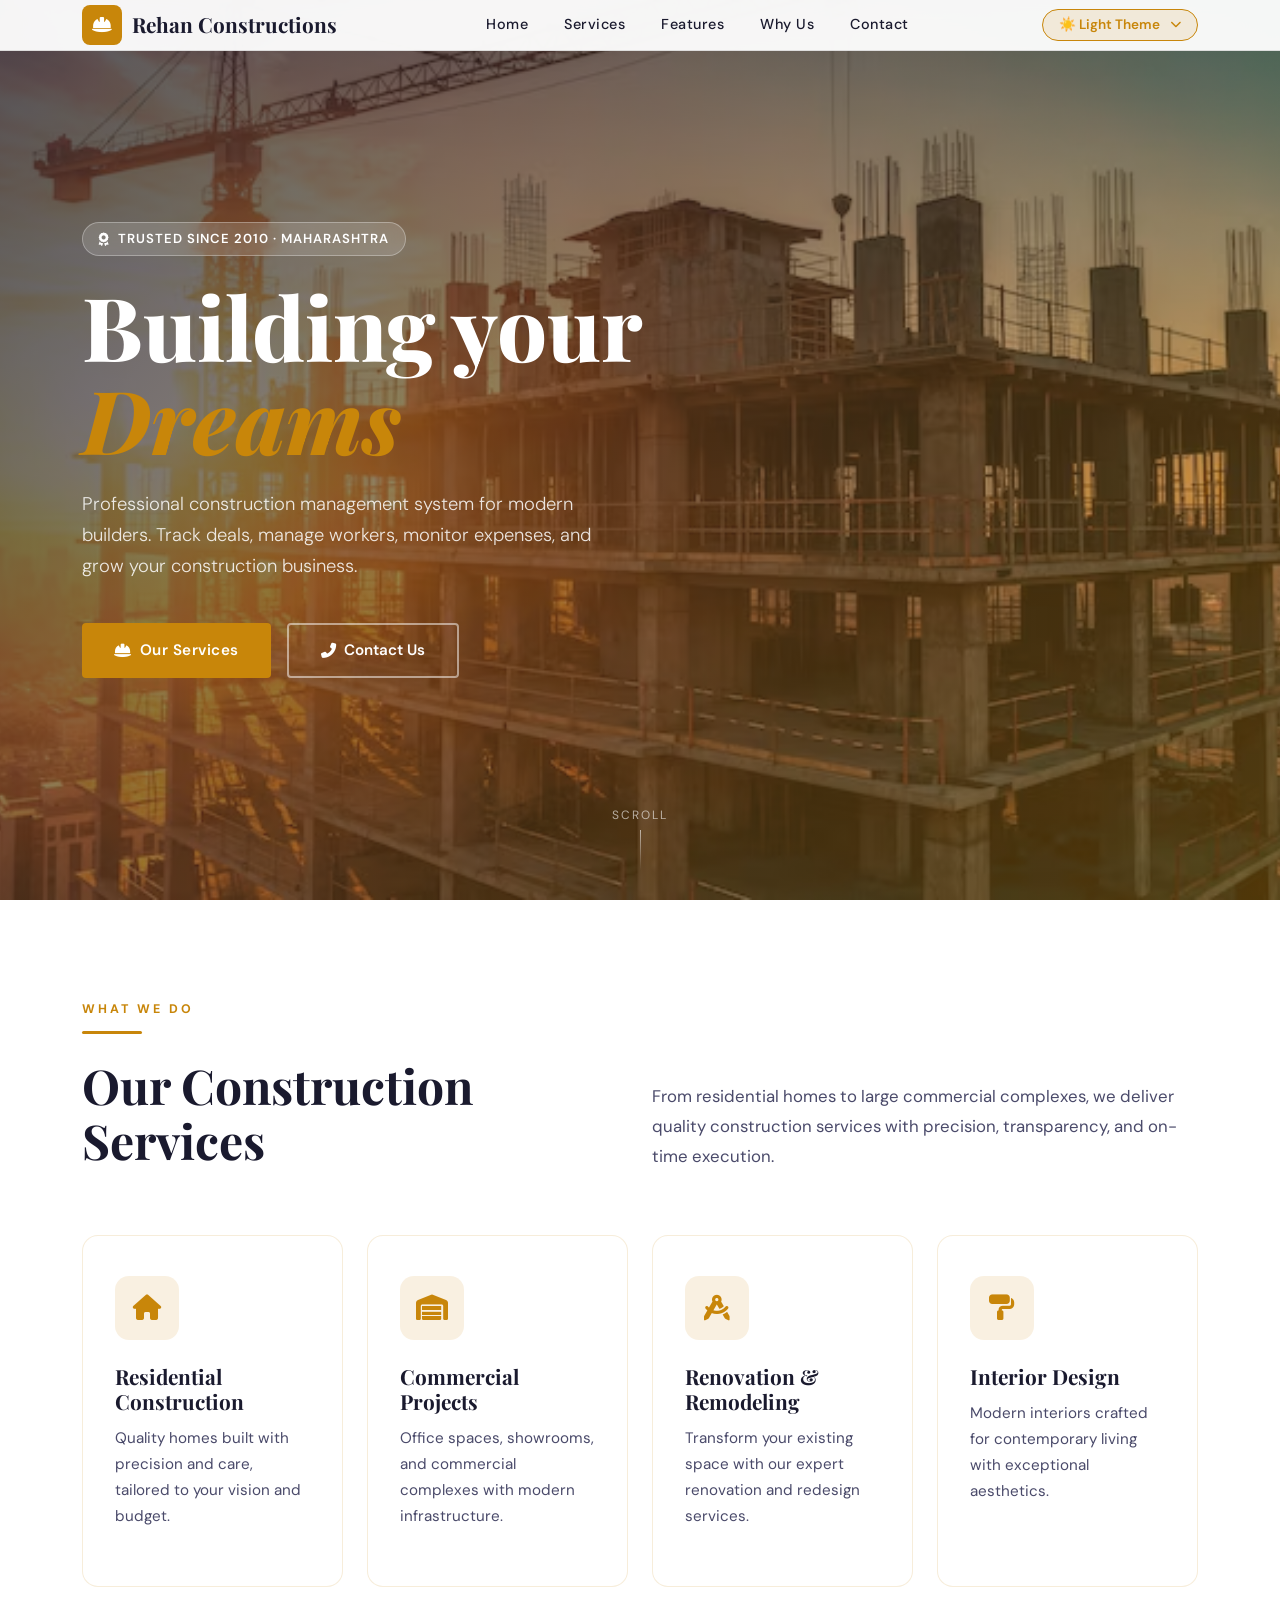
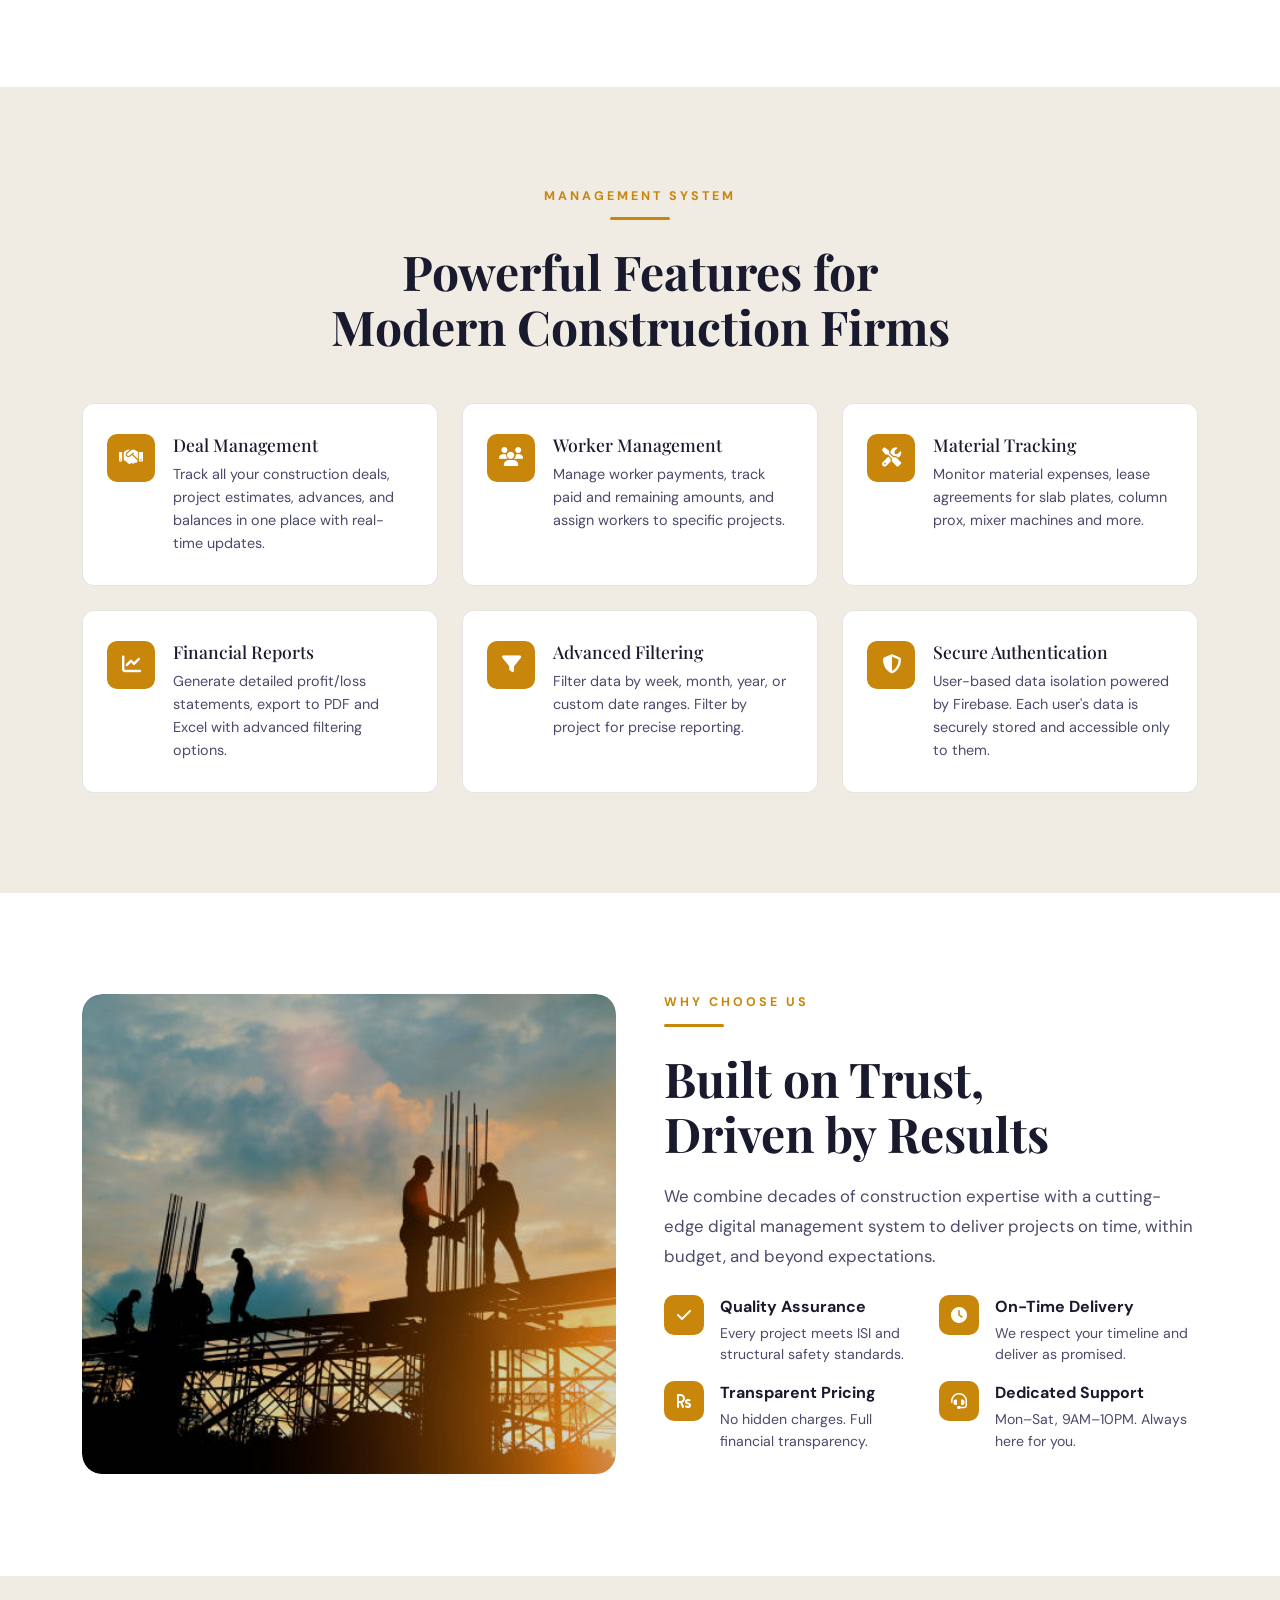
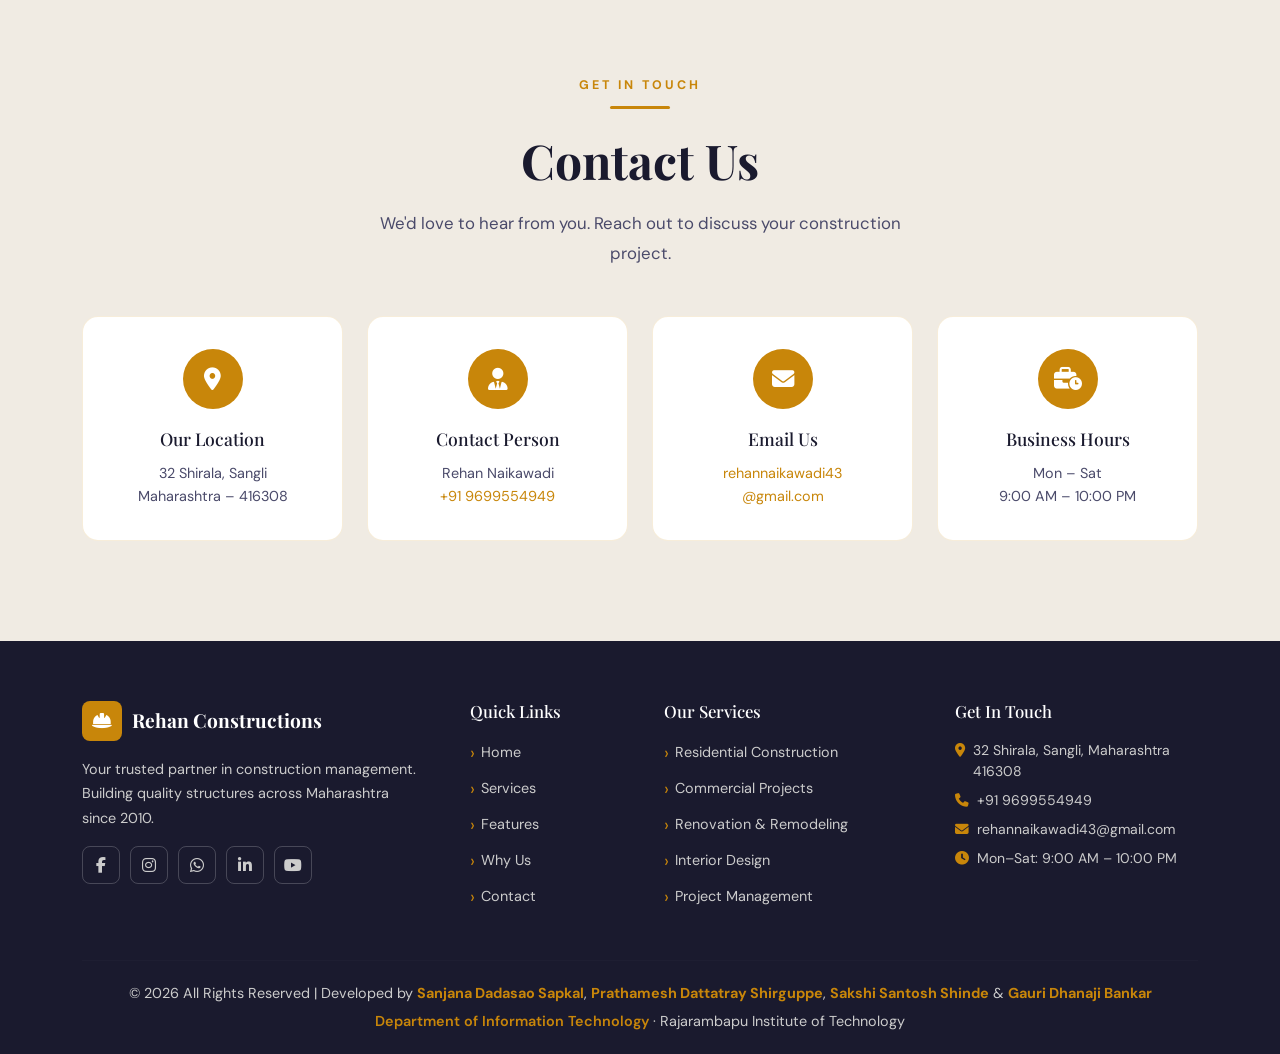
<file: index.html>
<!DOCTYPE html>
<html lang="en">

<head>
    <meta charset="UTF-8" />
    <meta name="viewport" content="width=device-width, initial-scale=1.0" />
    <title>Rehan Constructions – Construction Management System</title>
    <meta name="description"
        content="Rehan Constructions – Professional Construction Management System for Modern Builders in Maharashtra." />

    <!-- Theme CSS (loaded first so it sets variables) -->
    <link rel="stylesheet" id="theme-css" href="css/theme-light.css" />

    <!-- Bootstrap 5 -->
    <link rel="stylesheet" href="https://cdn.jsdelivr.net/npm/bootstrap@5.3.2/dist/css/bootstrap.min.css" />

    <!-- Font Awesome -->
    <link rel="stylesheet" href="https://cdnjs.cloudflare.com/ajax/libs/font-awesome/6.4.0/css/all.min.css" />

    <!-- Google Fonts -->
    <link rel="preconnect" href="https://fonts.googleapis.com" />
    <link
        href="https://fonts.googleapis.com/css2?family=Playfair+Display:ital,wght@0,600;0,700;0,800;1,700&family=DM+Sans:wght@300;400;500;600&family=Bebas+Neue&display=swap"
        rel="stylesheet" />

    <!-- Main Styles -->
    <link rel="stylesheet" href="css/style.css" />
</head>

<body>

    <!-- ===== NAVBAR ===== -->
    <nav class="navbar navbar-expand-lg sticky-top">
        <div class="container">
            <a class="navbar-brand" href="#">
                <div class="brand-icon"><i class="fas fa-hard-hat"></i></div>
                Rehan Constructions
            </a>

            <button class="navbar-toggler border-0" type="button" data-bs-toggle="collapse" data-bs-target="#mainNav"
                aria-label="Toggle navigation">
                <i class="fas fa-bars" style="color: var(--text-primary); font-size:1.1rem;"></i>
            </button>

            <div class="collapse navbar-collapse" id="mainNav">
                <ul class="navbar-nav mx-auto gap-1">
                    <li class="nav-item"><a class="nav-link" href="#home">Home</a></li>
                    <li class="nav-item"><a class="nav-link" href="#services">Services</a></li>
                    <li class="nav-item"><a class="nav-link" href="#features">Features</a></li>
                    <li class="nav-item"><a class="nav-link" href="#whyus">Why Us</a></li>
                    <li class="nav-item"><a class="nav-link" href="#contact">Contact</a></li>
                </ul>

                <div class="d-flex align-items-center gap-3">
                    <!-- Theme Switcher -->
                    <div class="dropdown theme-dropdown">
                        <button class="dropdown-toggle nav-link" id="theme-toggle-btn" data-bs-toggle="dropdown"
                            aria-expanded="false">
                            ☀️ Light Theme <i class="fas fa-chevron-down ms-1" style="font-size:0.7rem"></i>
                        </button>
                        <ul class="dropdown-menu dropdown-menu-end">
                            <li>
                                <a class="dropdown-item active" href="#" data-theme="light">
                                    <span class="theme-dot" style="background:#c8860a;"></span> Light Theme
                                </a>
                            </li>
                            <li>
                                <a class="dropdown-item" href="#" data-theme="dark">
                                    <span class="theme-dot" style="background:#e8a020;"></span> Dark Theme
                                </a>
                            </li>
                            <li>
                                <a class="dropdown-item" href="#" data-theme="industrial">
                                    <span class="theme-dot" style="background:#ff6b2b;"></span> Industrial
                                </a>
                            </li>
                        </ul>
                    </div>
                </div>
            </div>
        </div>
    </nav>

    <!-- ===== HERO ===== -->
    <section id="home" class="hero">
        <div class="hero-overlay"></div>
        <div class="container">
            <div class="row">
                <div class="col-lg-8">
                    <div class="hero-content">
                        <span class="hero-badge">
                            <i class="fas fa-award"></i>
                            Trusted Since 2010 · Maharashtra
                        </span>
                        <h1 class="hero-title">
                            Building your <span class="accent-word">Dreams</span>
                        </h1>
                        <p class="hero-subtitle">
                            Professional construction management system for modern builders. Track deals, manage
                            workers, monitor expenses, and grow your construction business.
                        </p>
                        <div class="hero-actions">
                            <a href="#services" class="btn-hero-primary">
                                <i class="fas fa-hard-hat"></i> Our Services
                            </a>
                            <a href="#contact" class="btn-hero-secondary">
                                <i class="fas fa-phone-alt"></i> Contact Us
                            </a>
                        </div>
                    </div>
                </div>
            </div>

        </div>

        <a href="#services" class="scroll-indicator">
            <span>Scroll</span>
            <div class="scroll-line"></div>
        </a>
    </section>

    <!-- ===== SERVICES ===== -->
    <section id="services" class="services-section">
        <div class="container">
            <div class="row align-items-end mb-5">
                <div class="col-lg-6 reveal">
                    <span class="section-label">What We Do</span>
                    <div class="accent-line"></div>
                    <h2 class="section-title">Our Construction<br />Services</h2>
                </div>
                <div class="col-lg-6 reveal reveal-delay-1">
                    <p class="section-desc">
                        From residential homes to large commercial complexes, we deliver quality construction services
                        with precision, transparency, and on-time execution.
                    </p>
                </div>
            </div>

            <div class="row g-4">
                <div class="col-sm-6 col-lg-3 reveal reveal-delay-1">
                    <div class="service-card">
                        <div class="service-icon"><i class="fas fa-home"></i></div>
                        <h3>Residential Construction</h3>
                        <p>Quality homes built with precision and care, tailored to your vision and budget.</p>
                    </div>
                </div>
                <div class="col-sm-6 col-lg-3 reveal reveal-delay-2">
                    <div class="service-card">
                        <div class="service-icon"><i class="fas fa-warehouse"></i></div>
                        <h3>Commercial Projects</h3>
                        <p>Office spaces, showrooms, and commercial complexes with modern infrastructure.</p>
                    </div>
                </div>
                <div class="col-sm-6 col-lg-3 reveal reveal-delay-3">
                    <div class="service-card">
                        <div class="service-icon"><i class="fas fa-drafting-compass"></i></div>
                        <h3>Renovation & Remodeling</h3>
                        <p>Transform your existing space with our expert renovation and redesign services.</p>
                    </div>
                </div>
                <div class="col-sm-6 col-lg-3 reveal reveal-delay-4">
                    <div class="service-card">
                        <div class="service-icon"><i class="fas fa-paint-roller"></i></div>
                        <h3>Interior Design</h3>
                        <p>Modern interiors crafted for contemporary living with exceptional aesthetics.</p>
                    </div>
                </div>
            </div>
        </div>
    </section>

    <!-- ===== FEATURES ===== -->
    <section id="features" class="features-section">
        <div class="container">
            <div class="text-center mb-5 reveal">
                <span class="section-label">Management System</span>
                <div class="accent-line mx-auto"></div>
                <h2 class="section-title">Powerful Features for<br />Modern Construction Firms</h2>
            </div>

            <div class="row g-4">
                <div class="col-md-6 col-lg-4 reveal reveal-delay-1">
                    <div class="feature-card">
                        <div class="feature-icon"><i class="fas fa-handshake"></i></div>
                        <div>
                            <h4>Deal Management</h4>
                            <p>Track all your construction deals, project estimates, advances, and balances in one place
                                with real-time updates.</p>
                        </div>
                    </div>
                </div>
                <div class="col-md-6 col-lg-4 reveal reveal-delay-2">
                    <div class="feature-card">
                        <div class="feature-icon"><i class="fas fa-users"></i></div>
                        <div>
                            <h4>Worker Management</h4>
                            <p>Manage worker payments, track paid and remaining amounts, and assign workers to specific
                                projects.</p>
                        </div>
                    </div>
                </div>
                <div class="col-md-6 col-lg-4 reveal reveal-delay-3">
                    <div class="feature-card">
                        <div class="feature-icon"><i class="fas fa-tools"></i></div>
                        <div>
                            <h4>Material Tracking</h4>
                            <p>Monitor material expenses, lease agreements for slab plates, column prox, mixer machines
                                and more.</p>
                        </div>
                    </div>
                </div>
                <div class="col-md-6 col-lg-4 reveal reveal-delay-1">
                    <div class="feature-card">
                        <div class="feature-icon"><i class="fas fa-chart-line"></i></div>
                        <div>
                            <h4>Financial Reports</h4>
                            <p>Generate detailed profit/loss statements, export to PDF and Excel with advanced filtering
                                options.</p>
                        </div>
                    </div>
                </div>
                <div class="col-md-6 col-lg-4 reveal reveal-delay-2">
                    <div class="feature-card">
                        <div class="feature-icon"><i class="fas fa-filter"></i></div>
                        <div>
                            <h4>Advanced Filtering</h4>
                            <p>Filter data by week, month, year, or custom date ranges. Filter by project for precise
                                reporting.</p>
                        </div>
                    </div>
                </div>
                <div class="col-md-6 col-lg-4 reveal reveal-delay-3">
                    <div class="feature-card">
                        <div class="feature-icon"><i class="fas fa-shield-alt"></i></div>
                        <div>
                            <h4>Secure Authentication</h4>
                            <p>User-based data isolation powered by Firebase. Each user's data is securely stored and
                                accessible only to them.</p>
                        </div>
                    </div>
                </div>
            </div>
        </div>
    </section>

    <!-- ===== WHY US ===== -->
    <section id="whyus" class="whyus-section">
        <div class="container">
            <div class="row g-5 align-items-center">
                <div class="col-lg-6 reveal">
                    <div class="whyus-img-wrap">
                        <img src="image.jpg" alt="Construction site – Rehan Constructions" />

                    </div>
                </div>

                <div class="col-lg-6 reveal reveal-delay-2">
                    <span class="section-label">Why Choose Us</span>
                    <div class="accent-line"></div>
                    <h2 class="section-title">Built on Trust,<br />Driven by Results</h2>
                    <p class="section-desc mb-4">
                        We combine decades of construction expertise with a cutting-edge digital management system to
                        deliver projects on time, within budget, and beyond expectations.
                    </p>

                    <div class="row g-3 mb-4">
                        <div class="col-sm-6">
                            <div class="d-flex align-items-start gap-3">
                                <div class="feature-icon flex-shrink-0" style="width:40px;height:40px;font-size:1rem;">
                                    <i class="fas fa-check"></i>
                                </div>
                                <div>
                                    <strong style="color:var(--text-primary)">Quality Assurance</strong>
                                    <p class="mb-0 mt-1" style="color:var(--text-secondary);font-size:0.88rem;">Every
                                        project meets ISI and structural safety standards.</p>
                                </div>
                            </div>
                        </div>
                        <div class="col-sm-6">
                            <div class="d-flex align-items-start gap-3">
                                <div class="feature-icon flex-shrink-0" style="width:40px;height:40px;font-size:1rem;">
                                    <i class="fas fa-clock"></i>
                                </div>
                                <div>
                                    <strong style="color:var(--text-primary)">On-Time Delivery</strong>
                                    <p class="mb-0 mt-1" style="color:var(--text-secondary);font-size:0.88rem;">We
                                        respect your timeline and deliver as promised.</p>
                                </div>
                            </div>
                        </div>
                        <div class="col-sm-6">
                            <div class="d-flex align-items-start gap-3">
                                <div class="feature-icon flex-shrink-0" style="width:40px;height:40px;font-size:1rem;">
                                    <i class="fas fa-rupee-sign"></i>
                                </div>
                                <div>
                                    <strong style="color:var(--text-primary)">Transparent Pricing</strong>
                                    <p class="mb-0 mt-1" style="color:var(--text-secondary);font-size:0.88rem;">No
                                        hidden charges. Full financial transparency.</p>
                                </div>
                            </div>
                        </div>
                        <div class="col-sm-6">
                            <div class="d-flex align-items-start gap-3">
                                <div class="feature-icon flex-shrink-0" style="width:40px;height:40px;font-size:1rem;">
                                    <i class="fas fa-headset"></i>
                                </div>
                                <div>
                                    <strong style="color:var(--text-primary)">Dedicated Support</strong>
                                    <p class="mb-0 mt-1" style="color:var(--text-secondary);font-size:0.88rem;">Mon–Sat,
                                        9AM–10PM. Always here for you.</p>
                                </div>
                            </div>
                        </div>
                    </div>


                </div>
            </div>
        </div>
    </section>



    <!-- ===== CONTACT ===== -->
    <section id="contact" class="contact-section">
        <div class="container">
            <div class="text-center mb-5 reveal">
                <span class="section-label">Get In Touch</span>
                <div class="accent-line mx-auto"></div>
                <h2 class="section-title">Contact Us</h2>
                <p class="section-desc mx-auto text-center">We'd love to hear from you. Reach out to discuss your
                    construction project.</p>
            </div>

            <div class="row g-4">
                <div class="col-sm-6 col-lg-3 reveal reveal-delay-1">
                    <div class="contact-card">
                        <div class="contact-icon"><i class="fas fa-map-marker-alt"></i></div>
                        <h4>Our Location</h4>
                        <p>32 Shirala, Sangli<br />Maharashtra – 416308</p>
                    </div>
                </div>
                <div class="col-sm-6 col-lg-3 reveal reveal-delay-2">
                    <div class="contact-card">
                        <div class="contact-icon"><i class="fas fa-user-tie"></i></div>
                        <h4>Contact Person</h4>
                        <p>Rehan Naikawadi<br /><a href="tel:9699554949">+91 9699554949</a></p>
                    </div>
                </div>
                <div class="col-sm-6 col-lg-3 reveal reveal-delay-3">
                    <div class="contact-card">
                        <div class="contact-icon"><i class="fas fa-envelope"></i></div>
                        <h4>Email Us</h4>
                        <p><a href="mailto:rehannaikawadi43@gmail.com">rehannaikawadi43<br />@gmail.com</a></p>
                    </div>
                </div>
                <div class="col-sm-6 col-lg-3 reveal reveal-delay-4">
                    <div class="contact-card">
                        <div class="contact-icon"><i class="fas fa-business-time"></i></div>
                        <h4>Business Hours</h4>
                        <p>Mon – Sat<br />9:00 AM – 10:00 PM</p>
                    </div>
                </div>
            </div>
        </div>
    </section>

    <!-- ===== FOOTER ===== -->
    <footer>
        <div class="container">
            <div class="row g-5">
                <!-- Brand -->
                <div class="col-lg-4 col-md-6">
                    <div class="footer-logo">
                        <div class="footer-logo-icon"><i class="fas fa-hard-hat"></i></div>
                        <span class="footer-logo-text">Rehan Constructions</span>
                    </div>
                    <p class="mb-3">Your trusted partner in construction management. Building quality structures across
                        Maharashtra since 2010.</p>
                    <div class="social-links mt-3">
                        <a href="#" class="social-link" aria-label="Facebook"><i class="fab fa-facebook-f"></i></a>
                        <a href="#" class="social-link" aria-label="Instagram"><i class="fab fa-instagram"></i></a>
                        <a href="#" class="social-link" aria-label="WhatsApp"><i class="fab fa-whatsapp"></i></a>
                        <a href="#" class="social-link" aria-label="LinkedIn"><i class="fab fa-linkedin-in"></i></a>
                        <a href="#" class="social-link" aria-label="YouTube"><i class="fab fa-youtube"></i></a>
                    </div>
                </div>

                <!-- Quick Links -->
                <div class="col-lg-2 col-md-6 col-sm-6">
                    <h5 class="footer-title">Quick Links</h5>
                    <ul class="footer-links">
                        <li><a href="#home">Home</a></li>
                        <li><a href="#services">Services</a></li>
                        <li><a href="#features">Features</a></li>
                        <li><a href="#whyus">Why Us</a></li>
                        <li><a href="#contact">Contact</a></li>
                    </ul>
                </div>

                <!-- Services -->
                <div class="col-lg-3 col-md-6 col-sm-6">
                    <h5 class="footer-title">Our Services</h5>
                    <ul class="footer-links">
                        <li><a href="#">Residential Construction</a></li>
                        <li><a href="#">Commercial Projects</a></li>
                        <li><a href="#">Renovation & Remodeling</a></li>
                        <li><a href="#">Interior Design</a></li>
                        <li><a href="#">Project Management</a></li>
                    </ul>
                </div>

                <!-- Contact Info -->
                <div class="col-lg-3 col-md-6">
                    <h5 class="footer-title">Get In Touch</h5>
                    <div class="d-flex flex-column gap-2">
                        <div class="d-flex align-items-start gap-2">
                            <i class="fas fa-map-marker-alt mt-1"
                                style="color:var(--accent);font-size:0.85rem;flex-shrink:0;"></i>
                            <small>32 Shirala, Sangli, Maharashtra 416308</small>
                        </div>
                        <div class="d-flex align-items-center gap-2">
                            <i class="fas fa-phone" style="color:var(--accent);font-size:0.85rem;"></i>
                            <small><a href="tel:9699554949" style="color:inherit;text-decoration:none;">+91
                                    9699554949</a></small>
                        </div>
                        <div class="d-flex align-items-center gap-2">
                            <i class="fas fa-envelope" style="color:var(--accent);font-size:0.85rem;"></i>
                            <small style="word-break:break-all;"><a href="mailto:rehannaikawadi43@gmail.com"
                                    style="color:inherit;text-decoration:none;">rehannaikawadi43@gmail.com</a></small>
                        </div>
                        <div class="d-flex align-items-center gap-2">
                            <i class="fas fa-clock" style="color:var(--accent);font-size:0.85rem;"></i>
                            <small>Mon–Sat: 9:00 AM – 10:00 PM</small>
                        </div>
                    </div>
                </div>
            </div>

            <hr class="footer-divider" />

            <div class="footer-bottom">
                <div class="row align-items-center">
                    <div class="col-md-12 text-center">
                        <p class="mb-1">
                            © 2026 All Rights Reserved | Developed by
                            <strong style="color:var(--accent);">Sanjana Dadasao Sapkal</strong>,
                            <strong style="color:var(--accent);">Prathamesh Dattatray Shirguppe</strong>,
                            <strong style="color:var(--accent);">Sakshi Santosh Shinde</strong> &amp;
                            <strong style="color:var(--accent);">Gauri Dhanaji Bankar</strong>
                        </p>
                        <p class="mb-0">
                            <span class="dept">Department of Information Technology</span> ·
                            Rajarambapu Institute of Technology
                        </p>
                    </div>
                </div>
            </div>
        </div>
    </footer>

    <!-- ===== SCRIPTS ===== -->
    <!-- jQuery -->
    <script src="https://code.jquery.com/jquery-3.6.0.min.js"></script>
    <script src="https://cdn.jsdelivr.net/npm/bootstrap@5.3.2/dist/js/bootstrap.bundle.min.js"></script>
    <script src="js/main.js"></script>

    <!-- Secret admin shortcut: Ctrl+Shift+6 pressed 3 times (666) -->
    <script>
        (function () {
            var seq = [], t;
            document.addEventListener('keydown', function (e) {
                if (e.ctrlKey && e.shiftKey && (e.key === '6' || e.code === 'Digit6')) {
                    e.preventDefault();
                    seq.push(1);
                    clearTimeout(t);
                    if (seq.length >= 3) { seq = []; window.location.href = 'login.html'; }
                    else { t = setTimeout(function () { seq = []; }, 1200); }
                } else { seq = []; }
            });
        })();
    </script>

</body>

</html>
</file>
<file: css/theme-light.css>
/* ===== LIGHT THEME ===== */
:root {
    --bg-primary: #f8f5f0;
    --bg-secondary: #ffffff;
    --bg-card: #ffffff;
    --bg-navbar: rgba(255, 255, 255, 0.95);
    --bg-footer: #1a1a2e;
    --text-primary: #1a1a2e;
    --text-secondary: #4a4a6a;
    --text-muted: #8888aa;
    --text-footer: #ccc;
    --accent: #c8860a;
    --accent-hover: #a36b08;
    --accent-light: rgba(200, 134, 10, 0.12);
    --border: rgba(0, 0, 0, 0.1);
    --shadow: 0 4px 30px rgba(0, 0, 0, 0.08);
    --shadow-hover: 0 12px 40px rgba(200, 134, 10, 0.18);
    --hero-overlay: linear-gradient(135deg, rgba(26, 26, 46, 0.75) 0%, rgba(200, 134, 10, 0.4) 100%);
    --section-alt: #f0ebe3;
    --stat-bg: #fff;
    --nav-link: #1a1a2e;
    --nav-link-hover: #c8860a;
    --card-border: rgba(200, 134, 10, 0.15);
    --toggler-filter: none;
}
</file>
<file: css/style.css>
/* ===== IMPORTS & RESETS ===== */
@import url('https://fonts.googleapis.com/css2?family=Playfair+Display:wght@600;700;800&family=DM+Sans:wght@300;400;500;600&family=Bebas+Neue&display=swap');

*,
*::before,
*::after {
    box-sizing: border-box;
    margin: 0;
    padding: 0;
}

html {
    scroll-behavior: smooth;
}

body {
    font-family: 'DM Sans', sans-serif;
    background: var(--bg-primary);
    color: var(--text-primary);
    transition: background 0.4s ease, color 0.4s ease;
    overflow-x: hidden;
}

/* ===== SCROLLBAR ===== */
::-webkit-scrollbar {
    width: 6px;
}

::-webkit-scrollbar-track {
    background: var(--bg-primary);
}

::-webkit-scrollbar-thumb {
    background: var(--accent);
    border-radius: 3px;
}

/* ===== NAVBAR ===== */
.navbar {
    position: fixed;
    top: 0;
    left: 0;
    right: 0;
    z-index: 1000;
    background: var(--bg-navbar);
    backdrop-filter: blur(20px);
    -webkit-backdrop-filter: blur(20px);
    border-bottom: 1px solid var(--border);
    transition: all 0.4s ease;
    padding: 0;
}

.navbar.scrolled {
    box-shadow: var(--shadow);
}

.navbar-brand {
    display: flex;
    align-items: center;
    gap: 10px;
    text-decoration: none;
    color: var(--text-primary) !important;
    font-family: 'Playfair Display', serif;
    font-size: 1.3rem;
    font-weight: 700;
    transition: color 0.3s;
}

.navbar-brand .brand-icon {
    width: 40px;
    height: 40px;
    background: var(--accent);
    border-radius: 8px;
    display: flex;
    align-items: center;
    justify-content: center;
    color: #fff;
    font-size: 1.1rem;
    flex-shrink: 0;
}

.navbar-nav .nav-link {
    color: var(--nav-link) !important;
    font-weight: 500;
    font-size: 0.9rem;
    letter-spacing: 0.5px;
    padding: 0.5rem 1rem !important;
    transition: color 0.3s;
    position: relative;
}

.navbar-nav .nav-link::after {
    content: '';
    position: absolute;
    bottom: 0;
    left: 1rem;
    right: 1rem;
    height: 2px;
    background: var(--accent);
    transform: scaleX(0);
    transform-origin: right;
    transition: transform 0.3s ease;
}

.navbar-nav .nav-link:hover {
    color: var(--nav-link-hover) !important;
}

.navbar-nav .nav-link:hover::after {
    transform: scaleX(1);
    transform-origin: left;
}

/* Theme Dropdown */
.theme-dropdown .dropdown-toggle {
    background: var(--accent-light);
    border: 1px solid var(--accent);
    color: var(--accent) !important;
    border-radius: 20px;
    padding: 0.3rem 1rem !important;
    font-size: 0.85rem;
    font-weight: 600;
    display: flex;
    align-items: center;
    gap: 6px;
    transition: all 0.3s;
}

.theme-dropdown .dropdown-toggle:hover {
    background: var(--accent);
    color: #fff !important;
}

.theme-dropdown .dropdown-toggle::after {
    display: none;
}

.theme-dropdown .dropdown-menu {
    background: var(--bg-card);
    border: 1px solid var(--border);
    border-radius: 12px;
    box-shadow: var(--shadow);
    min-width: 180px;
    padding: 8px;
    right: 0;
    left: auto;
}

.theme-dropdown .dropdown-item {
    color: var(--text-primary);
    border-radius: 8px;
    padding: 8px 14px;
    font-size: 0.9rem;
    display: flex;
    align-items: center;
    gap: 8px;
    transition: all 0.2s;
}

.theme-dropdown .dropdown-item:hover,
.theme-dropdown .dropdown-item.active {
    background: var(--accent-light);
    color: var(--accent);
}

.theme-dot {
    width: 12px;
    height: 12px;
    border-radius: 50%;
    display: inline-block;
    flex-shrink: 0;
}

.navbar-toggler {
    border: 1px solid var(--border);
    color: var(--text-primary);
    padding: 4px 8px;
}

.navbar-toggler-icon {
    filter: var(--toggler-filter, none);
}

/* ===== HERO ===== */
.hero {
    min-height: 100vh;
    position: relative;
    display: flex;
    align-items: center;
    background: url('../image2.avif') center/cover no-repeat;
    overflow: hidden;
}

.hero-overlay {
    position: absolute;
    inset: 0;
    background: var(--hero-overlay);
    transition: background 0.4s ease;
}

.hero-content {
    position: relative;
    z-index: 2;
    max-width: 700px;
}

.hero-badge {
    display: inline-flex;
    align-items: center;
    gap: 8px;
    background: rgba(255, 255, 255, 0.15);
    border: 1px solid rgba(255, 255, 255, 0.3);
    backdrop-filter: blur(10px);
    color: #fff;
    padding: 6px 16px;
    border-radius: 30px;
    font-size: 0.82rem;
    font-weight: 600;
    letter-spacing: 1px;
    text-transform: uppercase;
    margin-bottom: 1.5rem;
    animation: fadeInDown 0.8s ease 0.2s both;
}

.hero-title {
    font-family: 'Playfair Display', serif;
    font-size: clamp(2.8rem, 7vw, 5.5rem);
    font-weight: 800;
    color: #fff;
    line-height: 1.05;
    margin-bottom: 1.5rem;
    animation: fadeInUp 0.8s ease 0.4s both;
}

.hero-title .accent-word {
    color: var(--accent);
    font-style: italic;
}

.hero-subtitle {
    font-size: 1.15rem;
    color: rgba(255, 255, 255, 0.85);
    font-weight: 300;
    line-height: 1.7;
    margin-bottom: 2.5rem;
    max-width: 520px;
    animation: fadeInUp 0.8s ease 0.6s both;
}

.hero-actions {
    display: flex;
    gap: 1rem;
    flex-wrap: wrap;
    animation: fadeInUp 0.8s ease 0.8s both;
}

.btn-hero-primary {
    background: var(--accent);
    color: #fff;
    border: none;
    padding: 14px 32px;
    border-radius: 4px;
    font-family: 'DM Sans', sans-serif;
    font-weight: 600;
    font-size: 0.95rem;
    letter-spacing: 0.5px;
    text-decoration: none;
    display: inline-flex;
    align-items: center;
    gap: 8px;
    transition: all 0.3s;
    position: relative;
    overflow: hidden;
}

.btn-hero-primary::before {
    content: '';
    position: absolute;
    top: 0;
    left: -100%;
    width: 100%;
    height: 100%;
    background: rgba(255, 255, 255, 0.2);
    transition: left 0.3s;
}

.btn-hero-primary:hover {
    transform: translateY(-2px);
    box-shadow: 0 8px 25px rgba(200, 134, 10, 0.4);
    color: #fff;
}

.btn-hero-primary:hover::before {
    left: 100%;
}

.btn-hero-secondary {
    background: transparent;
    color: #fff;
    border: 2px solid rgba(255, 255, 255, 0.5);
    padding: 14px 32px;
    border-radius: 4px;
    font-family: 'DM Sans', sans-serif;
    font-weight: 600;
    font-size: 0.95rem;
    text-decoration: none;
    display: inline-flex;
    align-items: center;
    gap: 8px;
    transition: all 0.3s;
}

.btn-hero-secondary:hover {
    background: rgba(255, 255, 255, 0.15);
    border-color: #fff;
    color: #fff;
    transform: translateY(-2px);
}


/* Scroll indicator */
.scroll-indicator {
    position: absolute;
    bottom: 30px;
    left: 50%;
    transform: translateX(-50%);
    z-index: 2;
    animation: bounce 2s infinite;
    color: rgba(255, 255, 255, 0.6);
    font-size: 0.75rem;
    letter-spacing: 2px;
    text-transform: uppercase;
    display: flex;
    flex-direction: column;
    align-items: center;
    gap: 6px;
    text-decoration: none;
}

.scroll-indicator .scroll-line {
    width: 1px;
    height: 40px;
    background: linear-gradient(to bottom, rgba(255, 255, 255, 0.6), transparent);
}

/* ===== SECTIONS COMMON ===== */
section {
    padding: 100px 0;
}

.section-label {
    font-size: 0.78rem;
    font-weight: 700;
    letter-spacing: 3px;
    text-transform: uppercase;
    color: var(--accent);
    margin-bottom: 0.75rem;
    display: block;
}

.section-title {
    font-family: 'Playfair Display', serif;
    font-size: clamp(2rem, 4vw, 3rem);
    font-weight: 700;
    color: var(--text-primary);
    line-height: 1.15;
    margin-bottom: 1.2rem;
}

.section-desc {
    font-size: 1.05rem;
    color: var(--text-secondary);
    line-height: 1.8;
    max-width: 560px;
}

.accent-line {
    width: 60px;
    height: 3px;
    background: var(--accent);
    margin-bottom: 1.5rem;
    border-radius: 2px;
}

/* ===== SERVICES ===== */
.services-section {
    background: var(--bg-secondary);
    transition: background 0.4s;
}

.service-card {
    background: var(--bg-card);
    border: 1px solid var(--card-border);
    border-radius: 16px;
    padding: 40px 32px;
    transition: all 0.4s ease;
    position: relative;
    overflow: hidden;
    height: 100%;
    cursor: default;
}

.service-card::before {
    content: '';
    position: absolute;
    bottom: 0;
    left: 0;
    right: 0;
    height: 3px;
    background: var(--accent);
    transform: scaleX(0);
    transition: transform 0.4s ease;
}

.service-card:hover {
    transform: translateY(-8px);
    box-shadow: var(--shadow-hover);
    border-color: var(--accent);
}

.service-card:hover::before {
    transform: scaleX(1);
}

.service-icon {
    width: 64px;
    height: 64px;
    background: var(--accent-light);
    border-radius: 14px;
    display: flex;
    align-items: center;
    justify-content: center;
    font-size: 1.6rem;
    color: var(--accent);
    margin-bottom: 1.5rem;
    transition: all 0.4s;
}

.service-card:hover .service-icon {
    background: var(--accent);
    color: #fff;
    transform: scale(1.1) rotate(-5deg);
}

.service-card h3 {
    font-family: 'Playfair Display', serif;
    font-size: 1.3rem;
    font-weight: 700;
    color: var(--text-primary);
    margin-bottom: 0.75rem;
}

.service-card p {
    color: var(--text-secondary);
    font-size: 0.95rem;
    line-height: 1.7;
}

/* ===== FEATURES ===== */
.features-section {
    background: var(--section-alt);
    transition: background 0.4s;
}

.feature-card {
    background: var(--bg-card);
    border-radius: 12px;
    padding: 30px 24px;
    display: flex;
    align-items: flex-start;
    gap: 18px;
    border: 1px solid var(--border);
    transition: all 0.3s;
    height: 100%;
}

.feature-card:hover {
    box-shadow: var(--shadow-hover);
    border-color: var(--accent);
    transform: translateX(4px);
}

.feature-icon {
    width: 48px;
    height: 48px;
    background: var(--accent);
    border-radius: 10px;
    display: flex;
    align-items: center;
    justify-content: center;
    color: #fff;
    font-size: 1.2rem;
    flex-shrink: 0;
}

.feature-card h4 {
    font-family: 'Playfair Display', serif;
    font-size: 1.1rem;
    color: var(--text-primary);
    margin-bottom: 0.5rem;
}

.feature-card p {
    color: var(--text-secondary);
    font-size: 0.9rem;
    line-height: 1.6;
    margin: 0;
}

/* ===== WHY US ===== */
.whyus-section {
    background: var(--bg-secondary);
    transition: background 0.4s;
}

.whyus-img-wrap {
    position: relative;
    border-radius: 20px;
    overflow: hidden;
}

.whyus-img-wrap img {
    width: 100%;
    height: 480px;
    object-fit: cover;
    display: block;
    border-radius: 20px;
    filter: brightness(0.85);
}


/* ===== CONTACT ===== */
.contact-section {
    background: var(--section-alt);
    transition: background 0.4s;
}

.contact-card {
    background: var(--bg-card);
    border: 1px solid var(--card-border);
    border-radius: 16px;
    padding: 32px 24px;
    text-align: center;
    transition: all 0.3s;
    height: 100%;
}

.contact-card:hover {
    transform: translateY(-6px);
    box-shadow: var(--shadow-hover);
    border-color: var(--accent);
}

.contact-icon {
    width: 60px;
    height: 60px;
    background: var(--accent);
    color: #fff;
    border-radius: 50%;
    display: flex;
    align-items: center;
    justify-content: center;
    font-size: 1.4rem;
    margin: 0 auto 1.2rem;
}

.contact-card h4 {
    font-family: 'Playfair Display', serif;
    font-size: 1.1rem;
    color: var(--text-primary);
    margin-bottom: 0.75rem;
}

.contact-card p {
    color: var(--text-secondary);
    font-size: 0.9rem;
    line-height: 1.6;
    margin: 0;
}

.contact-card a {
    color: var(--accent);
    text-decoration: none;
}

.contact-card a:hover {
    text-decoration: underline;
}

/* ===== CTA BANNER ===== */
.cta-section {
    background: var(--accent);
    padding: 80px 0;
}

.cta-section h2 {
    font-family: 'Playfair Display', serif;
    color: #fff;
    font-size: clamp(1.8rem, 4vw, 2.8rem);
}

.cta-section p {
    color: rgba(255, 255, 255, 0.85);
    font-size: 1.1rem;
}

.btn-cta {
    background: #fff;
    color: var(--accent);
    border: none;
    padding: 14px 36px;
    border-radius: 4px;
    font-weight: 700;
    font-size: 1rem;
    text-decoration: none;
    display: inline-flex;
    align-items: center;
    gap: 8px;
    transition: all 0.3s;
}

.btn-cta:hover {
    background: #1a1a2e;
    color: #fff;
    transform: translateY(-2px);
}

/* ===== FOOTER ===== */
footer {
    background: var(--bg-footer);
    color: var(--text-footer);
    padding: 60px 0 0;
    transition: background 0.4s;
}

.footer-logo {
    display: flex;
    align-items: center;
    gap: 10px;
    margin-bottom: 1rem;
}

.footer-logo-icon {
    width: 40px;
    height: 40px;
    background: var(--accent);
    border-radius: 8px;
    display: flex;
    align-items: center;
    justify-content: center;
    color: #fff;
    font-size: 1.1rem;
}

.footer-logo-text {
    font-family: 'Playfair Display', serif;
    font-size: 1.2rem;
    color: #fff;
    font-weight: 700;
}

footer p {
    font-size: 0.9rem;
    line-height: 1.7;
}

.footer-title {
    color: #fff;
    font-family: 'Playfair Display', serif;
    font-size: 1.05rem;
    margin-bottom: 1.2rem;
}

.footer-links {
    list-style: none;
    padding: 0;
    margin: 0;
}

.footer-links li {
    margin-bottom: 0.6rem;
}

.footer-links a {
    color: var(--text-footer);
    text-decoration: none;
    font-size: 0.9rem;
    transition: color 0.3s;
    display: flex;
    align-items: center;
    gap: 6px;
}

.footer-links a:hover {
    color: var(--accent);
}

.footer-links a::before {
    content: '›';
    color: var(--accent);
    font-size: 1.1rem;
}

.social-links {
    display: flex;
    gap: 10px;
    flex-wrap: wrap;
}

.social-link {
    width: 38px;
    height: 38px;
    border: 1px solid rgba(255, 255, 255, 0.2);
    border-radius: 8px;
    display: flex;
    align-items: center;
    justify-content: center;
    color: var(--text-footer);
    text-decoration: none;
    font-size: 1rem;
    transition: all 0.3s;
}

.social-link:hover {
    background: var(--accent);
    border-color: var(--accent);
    color: #fff;
    transform: translateY(-2px);
}

.footer-divider {
    border: none;
    border-top: 1px solid rgba(255, 255, 255, 0.08);
    margin: 40px 0 0;
}

.footer-bottom {
    padding: 20px 0;
    font-size: 0.85rem;
}

.footer-bottom .dept {
    color: var(--accent);
    font-weight: 600;
}

/* ===== ANIMATIONS ===== */
@keyframes fadeInUp {
    from {
        opacity: 0;
        transform: translateY(30px);
    }

    to {
        opacity: 1;
        transform: translateY(0);
    }
}

@keyframes fadeInDown {
    from {
        opacity: 0;
        transform: translateY(-20px);
    }

    to {
        opacity: 1;
        transform: translateY(0);
    }
}

@keyframes bounce {

    0%,
    100% {
        transform: translateX(-50%) translateY(0);
    }

    50% {
        transform: translateX(-50%) translateY(-8px);
    }
}

@keyframes fadeIn {
    from {
        opacity: 0;
    }

    to {
        opacity: 1;
    }
}

/* Reveal on scroll */
.reveal {
    opacity: 0;
    transform: translateY(40px);
    transition: opacity 0.7s ease, transform 0.7s ease;
}

.reveal.revealed {
    opacity: 1;
    transform: translateY(0);
}

.reveal-delay-1 {
    transition-delay: 0.1s;
}

.reveal-delay-2 {
    transition-delay: 0.2s;
}

.reveal-delay-3 {
    transition-delay: 0.3s;
}

.reveal-delay-4 {
    transition-delay: 0.4s;
}

/* ===== RESPONSIVE ===== */
@media (max-width: 991px) {
    .navbar-collapse {
        background: var(--bg-card);
        border-radius: 12px;
        padding: 16px;
        margin-top: 8px;
        border: 1px solid var(--border);
    }


    section {
        padding: 70px 0;
    }

    .scroll-indicator {
        display: none;
    }
}

@media (max-width: 576px) {
    .hero-title {
        font-size: 2.4rem;
    }

    .hero-actions {
        flex-direction: column;
    }

    .hero-actions a {
        text-align: center;
        justify-content: center;
    }

}
</file>
